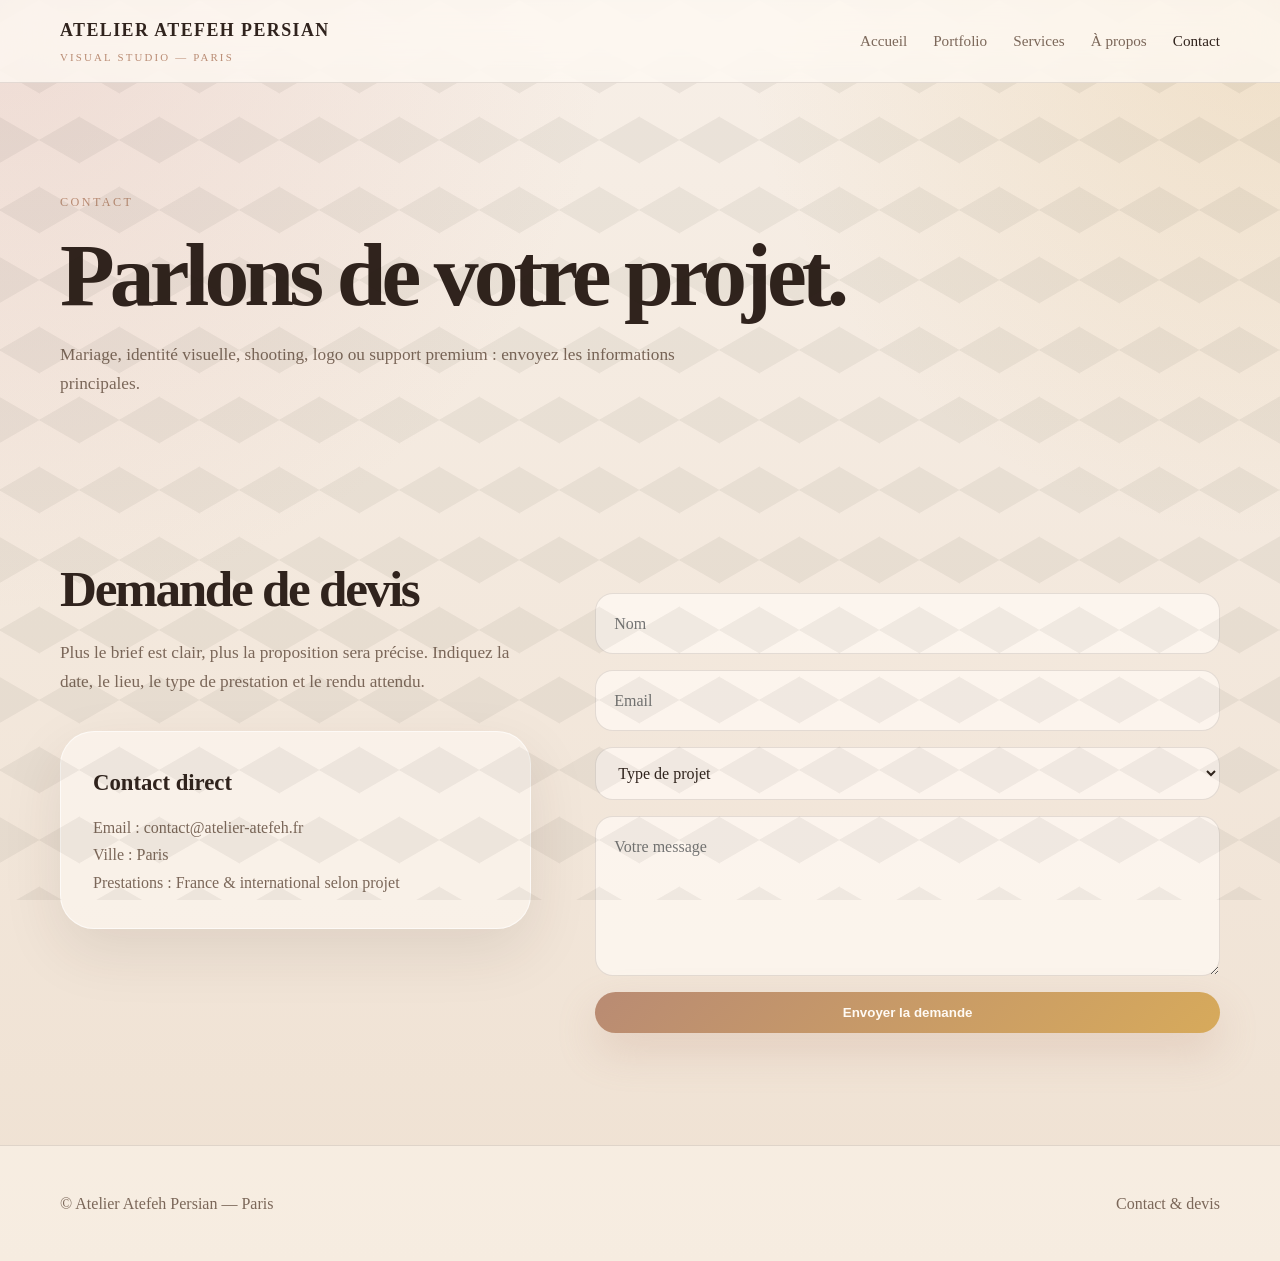
<file: contact.html>
<!DOCTYPE html>
<html lang="fr">
<head>
  <meta charset="UTF-8" />
  <meta name="viewport" content="width=device-width, initial-scale=1.0" />

  <title>Contact — Atelier Atefeh Persian</title>
  <meta name="description" content="Contactez Atelier Atefeh Persian pour un reportage mariage, une identité visuelle ou un projet de design graphique à Paris." />

  <link rel="stylesheet" href="style.css" />
</head>

<body>

<header class="header">
  <div class="container nav">
    <a href="index.html" class="logo">
      Atelier Atefeh Persian
      <span>Visual Studio — Paris</span>
    </a>

    <nav class="menu">
      <a href="index.html">Accueil</a>
      <a href="portfolio.html">Portfolio</a>
      <a href="services.html">Services</a>
      <a href="apropos.html">À propos</a>
      <a class="active" href="contact.html">Contact</a>
    </nav>
  </div>
</header>

<main>

<section class="page-hero">
  <div class="container">
    <div class="eyebrow">Contact</div>
    <h1>Parlons de votre projet.</h1>
    <p class="section-intro">
      Mariage, identité visuelle, shooting, logo ou support premium : envoyez les informations principales.
    </p>
  </div>
</section>

<section class="section">
  <div class="container split">
    <div>
      <h2>Demande de devis</h2>
      <p class="section-intro">
        Plus le brief est clair, plus la proposition sera précise. Indiquez la date, le lieu, le type de prestation
        et le rendu attendu.
      </p>

      <div class="cards" style="grid-template-columns:1fr; margin-top:34px;">
        <article class="card">
          <h3>Contact direct</h3>
          <p>Email : contact@atelier-atefeh.fr</p>
          <p>Ville : Paris</p>
          <p>Prestations : France & international selon projet</p>
        </article>
      </div>
    </div>

    <form class="form" action="https://formspree.io/f/xxxxxxxx" method="POST">
      <input type="text" name="name" placeholder="Nom" required />
      <input type="email" name="email" placeholder="Email" required />

      <select name="service" required>
        <option value="">Type de projet</option>
        <option value="mariage">Reportage mariage</option>
        <option value="design">Design graphique</option>
        <option value="identite">Identité visuelle</option>
        <option value="photo">Shooting photo</option>
      </select>

      <textarea name="message" placeholder="Votre message" required></textarea>

      <button class="btn" type="submit">Envoyer la demande</button>
    </form>
  </div>
</section>

</main>

<footer class="footer">
  <div class="container footer-inner">
    <p>© Atelier Atefeh Persian — Paris</p>
    <p>Contact & devis</p>
  </div>
</footer>

</body>
</html>
</file>
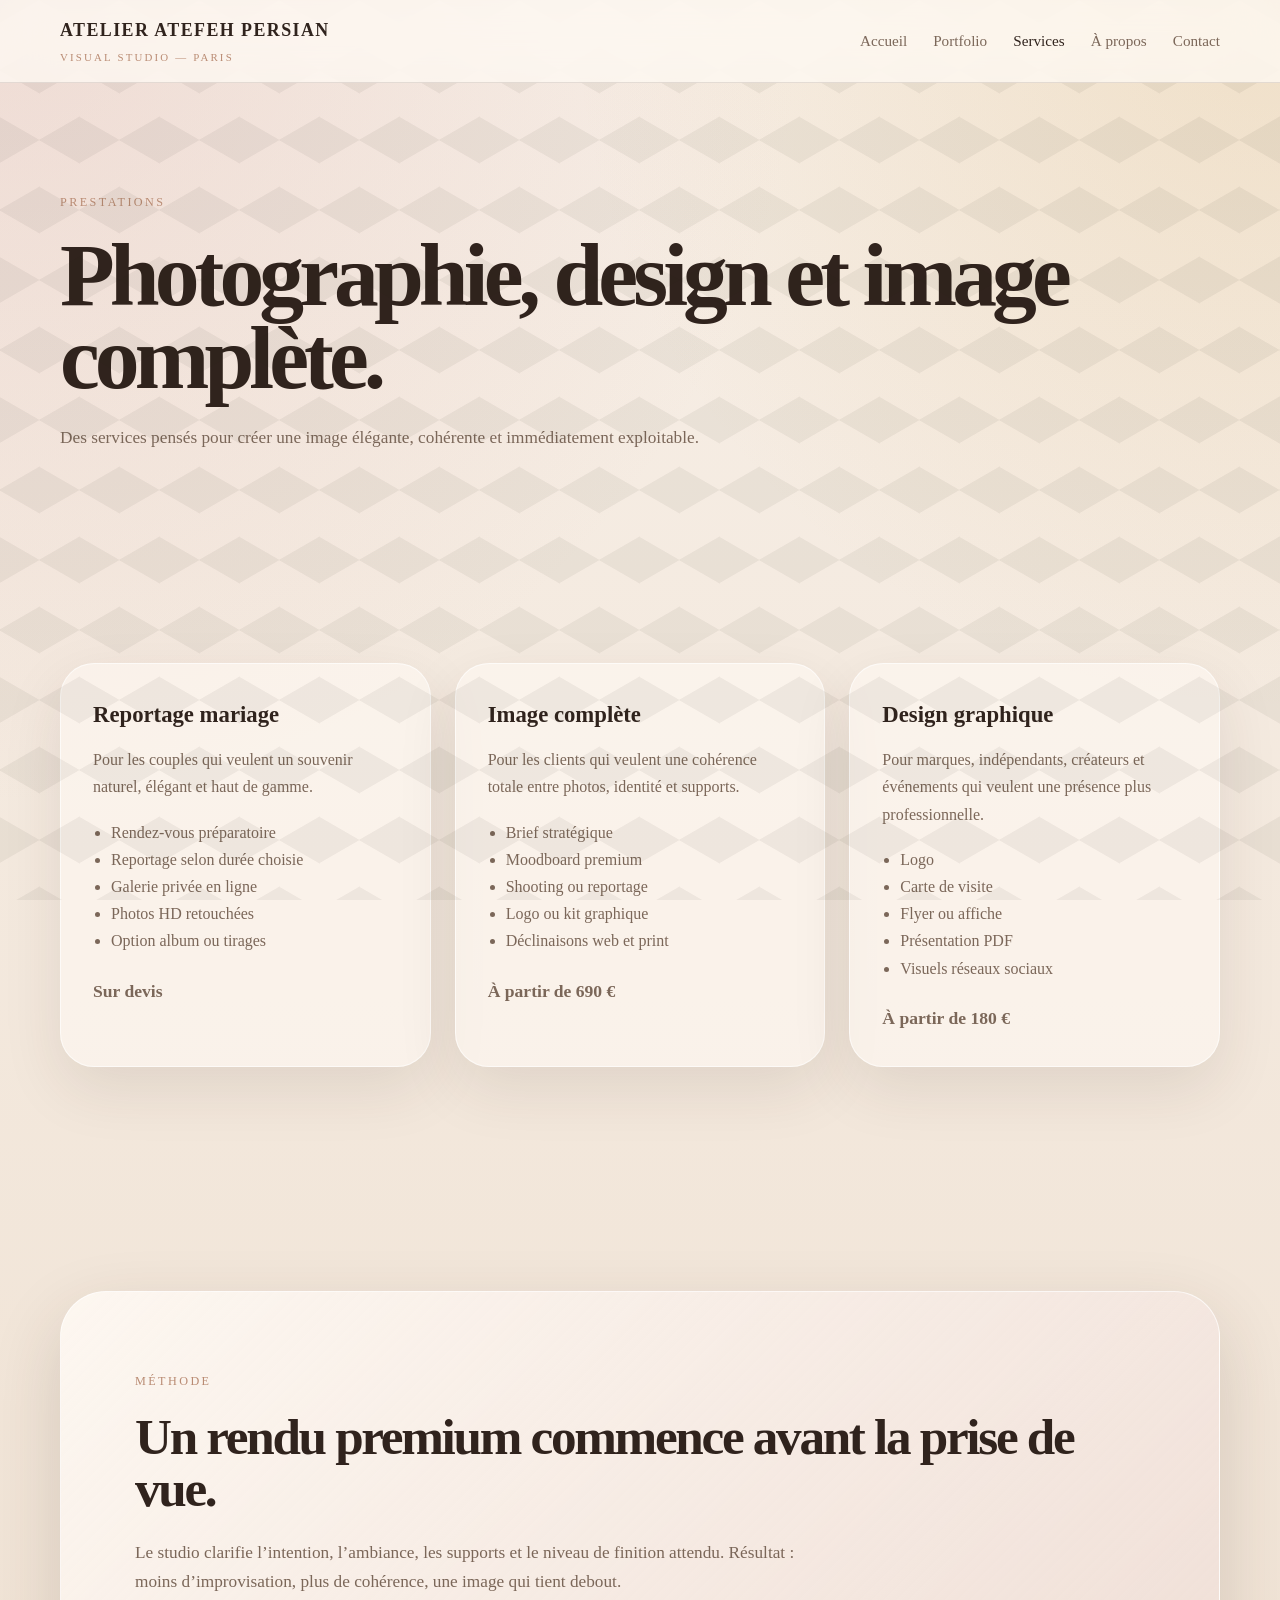
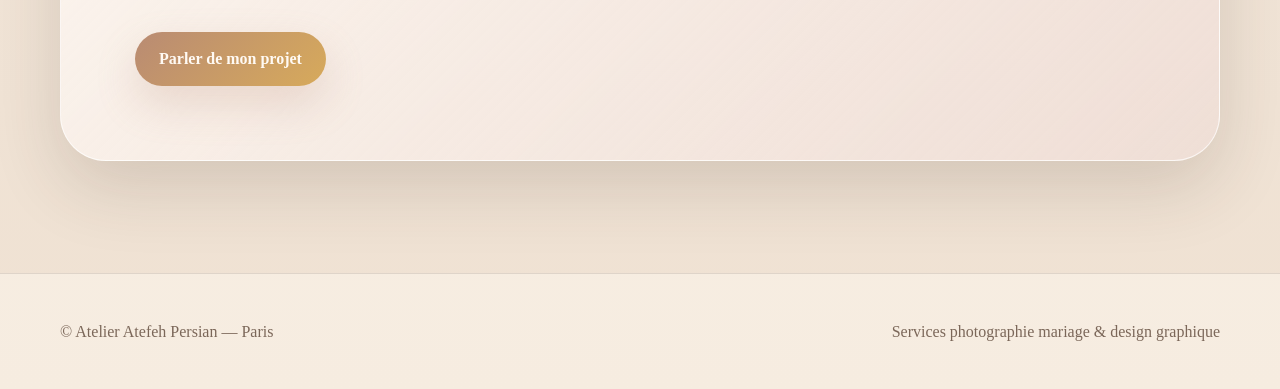
<file: services.html>
<!DOCTYPE html>
<html lang="fr">
<head>
  <meta charset="UTF-8" />
  <meta name="viewport" content="width=device-width, initial-scale=1.0" />

  <title>Services — Atelier Atefeh Persian</title>
  <meta name="description" content="Services du studio Atelier Atefeh Persian : reportage mariage, photographie, identité visuelle, logo, supports print et web à Paris." />

  <link rel="stylesheet" href="style.css" />
</head>

<body>

<header class="header">
  <div class="container nav">
    <a href="index.html" class="logo">
      Atelier Atefeh Persian
      <span>Visual Studio — Paris</span>
    </a>

    <nav class="menu">
      <a href="index.html">Accueil</a>
      <a href="portfolio.html">Portfolio</a>
      <a class="active" href="services.html">Services</a>
      <a href="apropos.html">À propos</a>
      <a href="contact.html">Contact</a>
    </nav>
  </div>
</header>

<main>

<section class="page-hero">
  <div class="container">
    <div class="eyebrow">Prestations</div>
    <h1>Photographie, design et image complète.</h1>
    <p class="section-intro">
      Des services pensés pour créer une image élégante, cohérente et immédiatement exploitable.
    </p>
  </div>
</section>

<section class="section">
  <div class="container cards">

    <article class="card">
      <h3>Reportage mariage</h3>
      <p>Pour les couples qui veulent un souvenir naturel, élégant et haut de gamme.</p>
      <ul>
        <li>Rendez-vous préparatoire</li>
        <li>Reportage selon durée choisie</li>
        <li>Galerie privée en ligne</li>
        <li>Photos HD retouchées</li>
        <li>Option album ou tirages</li>
      </ul>
      <p class="price">Sur devis</p>
    </article>

    <article class="card">
      <h3>Image complète</h3>
      <p>Pour les clients qui veulent une cohérence totale entre photos, identité et supports.</p>
      <ul>
        <li>Brief stratégique</li>
        <li>Moodboard premium</li>
        <li>Shooting ou reportage</li>
        <li>Logo ou kit graphique</li>
        <li>Déclinaisons web et print</li>
      </ul>
      <p class="price">À partir de 690 €</p>
    </article>

    <article class="card">
      <h3>Design graphique</h3>
      <p>Pour marques, indépendants, créateurs et événements qui veulent une présence plus professionnelle.</p>
      <ul>
        <li>Logo</li>
        <li>Carte de visite</li>
        <li>Flyer ou affiche</li>
        <li>Présentation PDF</li>
        <li>Visuels réseaux sociaux</li>
      </ul>
      <p class="price">À partir de 180 €</p>
    </article>

  </div>
</section>

<section class="section">
  <div class="container banner">
    <div class="eyebrow">Méthode</div>
    <h2>Un rendu premium commence avant la prise de vue.</h2>
    <p class="section-intro">
      Le studio clarifie l’intention, l’ambiance, les supports et le niveau de finition attendu.
      Résultat : moins d’improvisation, plus de cohérence, une image qui tient debout.
    </p>
    <div class="hero-actions">
      <a class="btn" href="contact.html">Parler de mon projet</a>
    </div>
  </div>
</section>

</main>

<footer class="footer">
  <div class="container footer-inner">
    <p>© Atelier Atefeh Persian — Paris</p>
    <p>Services photographie mariage & design graphique</p>
  </div>
</footer>

</body>
</html>
</file>
<file: style.css>
:root {
  --bg: #f7efe7;
  --bg-2: #efe1d2;
  --ink: #30231d;
  --muted: #7b6759;
  --cream: #fffaf4;
  --rose: #d8a6a1;
  --clay: #b98b73;
  --saffron: #d7aa5b;
  --pistachio: #9ca98a;
  --line: rgba(48, 35, 29, 0.12);
  --shadow: 0 26px 70px rgba(63, 43, 34, 0.16);
}

* {
  margin: 0;
  padding: 0;
  box-sizing: border-box;
}

html {
  scroll-behavior: smooth;
}

body {
  font-family: "Georgia", "Times New Roman", serif;
  color: var(--ink);
  background:
    radial-gradient(circle at top left, rgba(216,166,161,0.26), transparent 34%),
    radial-gradient(circle at top right, rgba(215,170,91,0.22), transparent 30%),
    linear-gradient(180deg, var(--bg), var(--bg-2));
  line-height: 1.7;
}

body::before {
  content: "";
  position: fixed;
  inset: 0;
  pointer-events: none;
  opacity: 0.055;
  background-image:
    linear-gradient(30deg, var(--ink) 12%, transparent 12.5%, transparent 87%, var(--ink) 87.5%, var(--ink)),
    linear-gradient(150deg, var(--ink) 12%, transparent 12.5%, transparent 87%, var(--ink) 87.5%, var(--ink)),
    linear-gradient(30deg, var(--ink) 12%, transparent 12.5%, transparent 87%, var(--ink) 87.5%, var(--ink)),
    linear-gradient(150deg, var(--ink) 12%, transparent 12.5%, transparent 87%, var(--ink) 87.5%, var(--ink));
  background-size: 80px 140px;
  background-position: 0 0, 0 0, 40px 70px, 40px 70px;
}

img {
  width: 100%;
  display: block;
}

a {
  color: inherit;
  text-decoration: none;
}

.container {
  width: min(1160px, 92%);
  margin: auto;
}

.header {
  position: sticky;
  top: 0;
  z-index: 50;
  backdrop-filter: blur(24px);
  background: rgba(255, 250, 244, 0.78);
  border-bottom: 1px solid var(--line);
}

.nav {
  min-height: 82px;
  display: flex;
  align-items: center;
  justify-content: space-between;
}

.logo {
  color: var(--ink);
  font-size: 1.12rem;
  letter-spacing: 0.08em;
  text-transform: uppercase;
  font-weight: 700;
}

.logo span {
  display: block;
  margin-top: 3px;
  color: var(--clay);
  font-size: 0.68rem;
  letter-spacing: 0.2em;
  font-weight: 400;
}

.menu {
  display: flex;
  gap: 26px;
  align-items: center;
}

.menu a {
  color: var(--muted);
  font-size: 0.95rem;
}

.menu a:hover,
.menu a.active {
  color: var(--ink);
}

.btn {
  display: inline-flex;
  align-items: center;
  justify-content: center;
  padding: 13px 24px;
  border-radius: 999px;
  background: linear-gradient(135deg, var(--clay), var(--saffron));
  color: #fffaf4;
  font-weight: 700;
  border: 0;
  box-shadow: 0 18px 42px rgba(185, 139, 115, 0.24);
}

.btn.secondary {
  background: rgba(255,255,255,0.42);
  color: var(--ink);
  border: 1px solid var(--line);
  box-shadow: none;
}

.hero {
  min-height: calc(100vh - 82px);
  display: grid;
  align-items: center;
}

.hero-grid {
  display: grid;
  grid-template-columns: 1.02fr 0.98fr;
  gap: 70px;
  align-items: center;
  padding: 90px 0;
}

.eyebrow {
  display: inline-flex;
  margin-bottom: 20px;
  color: var(--clay);
  text-transform: uppercase;
  letter-spacing: 0.2em;
  font-size: 0.76rem;
}

h1 {
  font-size: clamp(3.1rem, 7vw, 6.9rem);
  line-height: 0.93;
  letter-spacing: -0.055em;
  color: var(--ink);
}

h2 {
  font-size: clamp(2.25rem, 4vw, 4.25rem);
  line-height: 1;
  letter-spacing: -0.045em;
  color: var(--ink);
  margin-bottom: 22px;
}

h3 {
  color: var(--ink);
  font-size: 1.42rem;
  margin-bottom: 12px;
}

.hero p,
.section-intro {
  color: var(--muted);
  font-size: 1.08rem;
  max-width: 690px;
  margin-top: 24px;
}

.hero-actions {
  display: flex;
  gap: 16px;
  flex-wrap: wrap;
  margin-top: 36px;
}

.hero-card {
  position: relative;
  min-height: 640px;
  border-radius: 42px;
  overflow: hidden;
  border: 1px solid rgba(255,255,255,0.6);
  background: var(--cream);
  box-shadow: var(--shadow);
}

.hero-card::before {
  content: "";
  position: absolute;
  inset: 18px;
  z-index: 2;
  border: 1px solid rgba(255,250,244,0.58);
  border-radius: 32px;
  pointer-events: none;
}

.hero-card img {
  height: 640px;
  object-fit: cover;
  filter: saturate(0.88) contrast(0.96) brightness(1.04);
}

.hero-badge {
  position: absolute;
  left: 28px;
  right: 28px;
  bottom: 28px;
  z-index: 3;
  padding: 24px;
  border-radius: 26px;
  background: rgba(255,250,244,0.74);
  backdrop-filter: blur(18px);
  border: 1px solid rgba(255,255,255,0.64);
}

.hero-badge strong {
  display: block;
  color: var(--ink);
  font-size: 1.2rem;
  margin-bottom: 6px;
}

.hero-badge small {
  color: var(--muted);
}

.section {
  padding: 112px 0;
}

.split {
  display: grid;
  grid-template-columns: 0.86fr 1.14fr;
  gap: 64px;
  align-items: start;
}

.cards {
  display: grid;
  grid-template-columns: repeat(3, 1fr);
  gap: 24px;
  margin-top: 46px;
}

.card {
  padding: 32px;
  border-radius: 34px;
  background: rgba(255,250,244,0.56);
  border: 1px solid rgba(255,255,255,0.62);
  box-shadow: 0 22px 60px rgba(63,43,34,0.10);
}

.card p,
.card li {
  color: var(--muted);
}

.card ul {
  margin: 18px 0 0 18px;
}

.price {
  margin-top: 22px;
  color: var(--clay);
  font-weight: 700;
  font-size: 1.1rem;
}

.gallery {
  display: grid;
  grid-template-columns: repeat(3, 1fr);
  gap: 18px;
  margin-top: 46px;
}

.gallery figure {
  overflow: hidden;
  border-radius: 32px;
  background: var(--cream);
  border: 1px solid rgba(255,255,255,0.7);
  box-shadow: 0 22px 56px rgba(63,43,34,0.11);
}

.gallery img {
  height: 420px;
  object-fit: cover;
  filter: saturate(0.9) contrast(0.97) brightness(1.04);
  transition: transform 0.75s ease;
}

.gallery figure:hover img {
  transform: scale(1.045);
}

.gallery figcaption {
  padding: 18px 20px;
  color: var(--muted);
}

.banner {
  padding: 74px;
  border-radius: 46px;
  background:
    linear-gradient(135deg, rgba(255,250,244,0.72), rgba(216,166,161,0.2)),
    rgba(255,255,255,0.35);
  border: 1px solid rgba(255,255,255,0.7);
  box-shadow: var(--shadow);
}

.about-box {
  border-radius: 38px;
  overflow: hidden;
  border: 1px solid rgba(255,255,255,0.72);
  background: var(--cream);
  box-shadow: var(--shadow);
}

.about-box img {
  height: 540px;
  object-fit: cover;
  filter: saturate(0.88) contrast(0.96) brightness(1.05);
}

.footer {
  padding: 44px 0;
  border-top: 1px solid var(--line);
  color: var(--muted);
  background: rgba(255,250,244,0.42);
}

.footer-inner {
  display: flex;
  justify-content: space-between;
  gap: 20px;
  flex-wrap: wrap;
}

.form {
  display: grid;
  gap: 16px;
  margin-top: 30px;
}

input,
textarea,
select {
  width: 100%;
  padding: 16px 18px;
  border-radius: 18px;
  border: 1px solid var(--line);
  background: rgba(255,250,244,0.72);
  color: var(--ink);
  font: inherit;
}

textarea {
  min-height: 160px;
}

.page-hero {
  padding: 104px 0 52px;
}

@media (max-width: 900px) {
  .nav {
    align-items: flex-start;
    padding: 18px 0;
    gap: 18px;
    flex-direction: column;
  }

  .menu {
    flex-wrap: wrap;
    gap: 14px;
  }

  .hero-grid,
  .split {
    grid-template-columns: 1fr;
  }

  .hero-card,
  .hero-card img {
    min-height: 480px;
    height: 480px;
  }

  .cards,
  .gallery {
    grid-template-columns: 1fr;
  }

  .banner {
    padding: 34px;
  }

  .section {
    padding: 72px 0;
  }

  h1 {
    font-size: clamp(2.8rem, 15vw, 4.8rem);
  }
}
</file>
